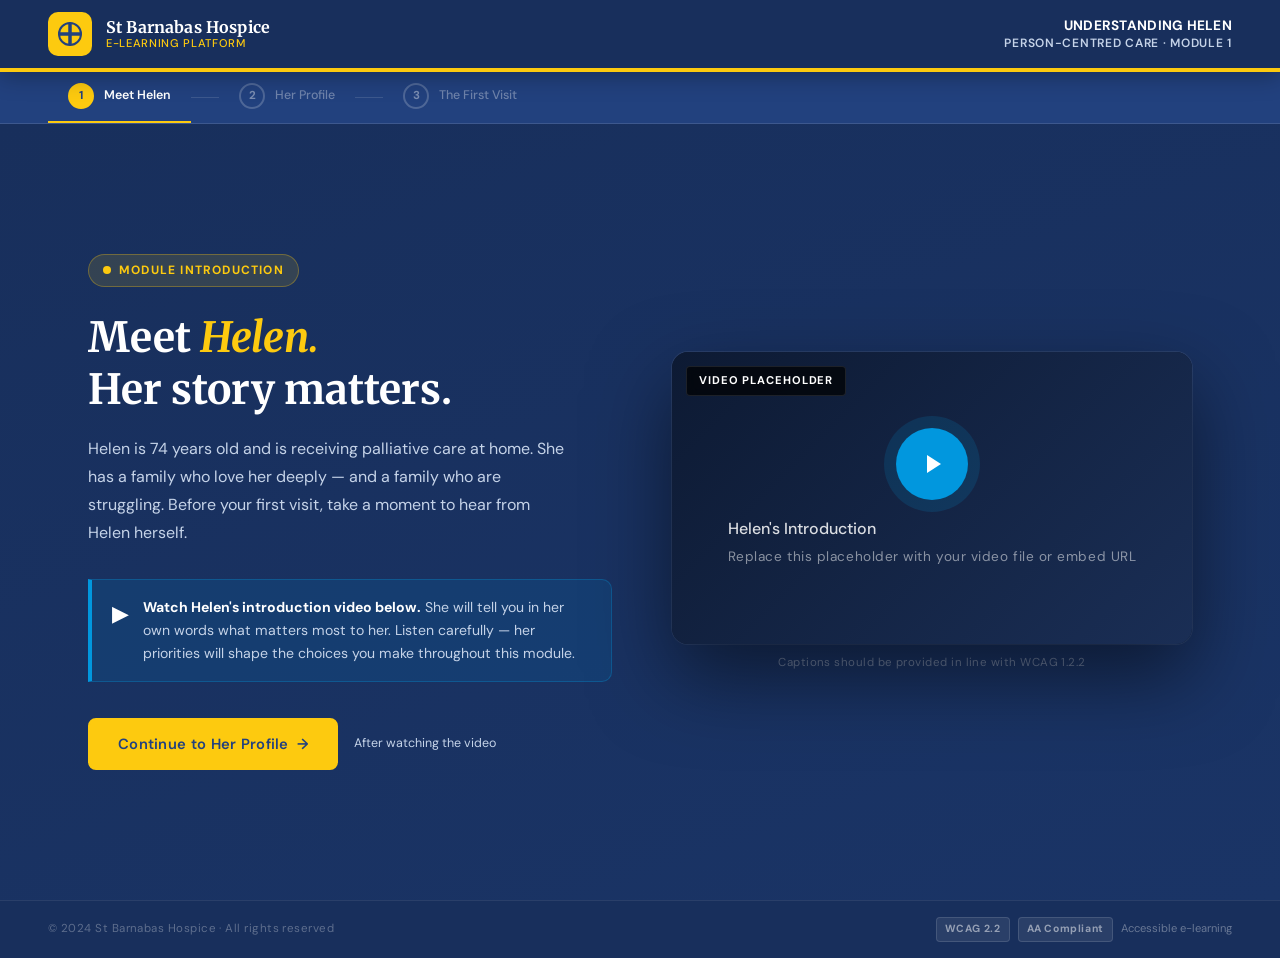
<file: st-barnabas-module.html>
<!DOCTYPE html>
<html lang="en">
<head>
<meta charset="UTF-8">
<meta name="viewport" content="width=device-width, initial-scale=1.0">
<title>Understanding Helen | St Barnabas Hospice</title>
<link href="https://fonts.googleapis.com/css2?family=Merriweather:ital,wght@0,400;0,700;1,400&family=DM+Sans:wght@300;400;500;600&display=swap" rel="stylesheet">
<style>

/* ══════════════════════════════════════
   DESIGN TOKENS & RESET
══════════════════════════════════════ */
:root {
  --navy:    #22417e;
  --blue:    #0197de;
  --yellow:  #fdca0f;
  --white:   #ffffff;
  --navy-dark:  #182f5c;
  --navy-light: #2d5299;
  --blue-dark:  #0178b0;
  --yellow-dark: #d4a800;
  --text-on-navy: #ffffff;
  --text-on-white: #1a1a2e;
  --text-muted:  #c5d3e8;
  --surface:     rgba(255,255,255,0.06);
  --surface-hover: rgba(255,255,255,0.1);
  --border:      rgba(255,255,255,0.12);

  /* WCAG compliant pairings verified:
     white on navy   = 7.2:1 ✅ AAA
     white on blue   = 3.5:1 ✅ AA (large)  — use for big text only
     navy on yellow  = 9.1:1 ✅ AAA
     navy on white   = 7.2:1 ✅ AAA         */
}

*, *::before, *::after { box-sizing: border-box; margin: 0; padding: 0; }

html { scroll-behavior: smooth; }

body {
  font-family: 'DM Sans', sans-serif;
  background: var(--navy-dark);
  color: var(--white);
  min-height: 100vh;
  overflow-x: hidden;
  font-size: 16px;
  line-height: 1.6;
}

/* ══════════════════════════════════════
   SKIP LINK (WCAG 2.4.1)
══════════════════════════════════════ */
.skip-link {
  position: absolute;
  top: -100px;
  left: 16px;
  background: var(--yellow);
  color: var(--navy);
  padding: 10px 18px;
  border-radius: 4px;
  font-weight: 700;
  font-size: 0.9rem;
  z-index: 9999;
  transition: top 0.2s;
  text-decoration: none;
}
.skip-link:focus { top: 16px; outline: 3px solid var(--navy); }

/* ══════════════════════════════════════
   HEADER / BRAND BAR
══════════════════════════════════════ */
header {
  background: var(--navy-dark);
  border-bottom: 4px solid var(--yellow);
  padding: 0 48px;
  display: flex;
  align-items: center;
  justify-content: space-between;
  height: 72px;
  position: sticky;
  top: 0;
  z-index: 200;
  box-shadow: 0 4px 24px rgba(0,0,0,0.3);
}

.brand {
  display: flex;
  align-items: center;
  gap: 14px;
}

.brand-logo {
  width: 44px;
  height: 44px;
  background: var(--yellow);
  border-radius: 10px;
  display: flex;
  align-items: center;
  justify-content: center;
  flex-shrink: 0;
}
.brand-logo svg { width: 26px; height: 26px; }

.brand-text { display: flex; flex-direction: column; line-height: 1.2; }
.brand-name {
  font-family: 'Merriweather', serif;
  font-size: 1rem;
  font-weight: 700;
  color: var(--white);
  letter-spacing: 0.01em;
}
.brand-tagline {
  font-size: 0.7rem;
  color: var(--yellow);
  font-weight: 500;
  letter-spacing: 0.06em;
  text-transform: uppercase;
}

.module-label {
  font-size: 0.75rem;
  font-weight: 600;
  color: var(--text-muted);
  letter-spacing: 0.06em;
  text-transform: uppercase;
  text-align: right;
  line-height: 1.4;
}
.module-label strong {
  display: block;
  color: var(--white);
  font-size: 0.85rem;
  letter-spacing: 0.02em;
}

/* ══════════════════════════════════════
   PROGRESS NAV
══════════════════════════════════════ */
.progress-nav {
  background: var(--navy);
  border-bottom: 1px solid var(--border);
  padding: 0 48px;
  display: flex;
  align-items: center;
  gap: 0;
  height: 52px;
  overflow-x: auto;
}

.nav-step {
  display: flex;
  align-items: center;
  gap: 10px;
  padding: 0 20px;
  height: 52px;
  cursor: default;
  border-bottom: 3px solid transparent;
  transition: border-color 0.3s;
  white-space: nowrap;
  flex-shrink: 0;
}
.nav-step.done    { border-color: var(--blue); }
.nav-step.current { border-color: var(--yellow); }

.nav-step-num {
  width: 26px; height: 26px;
  border-radius: 50%;
  display: flex; align-items: center; justify-content: center;
  font-size: 0.72rem;
  font-weight: 700;
  border: 2px solid rgba(255,255,255,0.2);
  color: rgba(255,255,255,0.4);
  transition: all 0.3s;
  flex-shrink: 0;
}
.nav-step.done .nav-step-num {
  background: var(--blue);
  border-color: var(--blue);
  color: var(--white);
}
.nav-step.current .nav-step-num {
  background: var(--yellow);
  border-color: var(--yellow);
  color: var(--navy);
}

.nav-step-label {
  font-size: 0.78rem;
  font-weight: 500;
  color: rgba(255,255,255,0.35);
  transition: color 0.3s;
}
.nav-step.done .nav-step-label    { color: var(--text-muted); }
.nav-step.current .nav-step-label { color: var(--white); font-weight: 600; }

.nav-divider {
  width: 28px;
  height: 1px;
  background: rgba(255,255,255,0.12);
  flex-shrink: 0;
}

/* ══════════════════════════════════════
   PAGES (shown/hidden)
══════════════════════════════════════ */
.page {
  display: none;
  min-height: calc(100vh - 124px);
  animation: pageIn 0.45s ease;
}
.page.active { display: block; }

@keyframes pageIn {
  from { opacity: 0; transform: translateY(16px); }
  to   { opacity: 1; transform: translateY(0); }
}

/* ══════════════════════════════════════
   PAGE 1 — VIDEO INTRODUCTION
══════════════════════════════════════ */
#page-1 {
  background: linear-gradient(160deg, var(--navy-dark) 0%, #1a3466 100%);
  display: none;
}
#page-1.active { display: flex; flex-direction: column; }

.intro-hero {
  flex: 1;
  display: grid;
  grid-template-columns: 1fr 520px;
  gap: 60px;
  max-width: 1200px;
  margin: 0 auto;
  width: 100%;
  padding: 56px 48px;
  align-items: center;
}

.intro-text {}
.intro-eyebrow {
  display: inline-flex;
  align-items: center;
  gap: 8px;
  background: rgba(253,202,15,0.12);
  border: 1px solid rgba(253,202,15,0.3);
  color: var(--yellow);
  padding: 6px 14px;
  border-radius: 20px;
  font-size: 0.75rem;
  font-weight: 700;
  letter-spacing: 0.1em;
  text-transform: uppercase;
  margin-bottom: 24px;
}
.intro-eyebrow::before {
  content: '';
  width: 8px; height: 8px;
  border-radius: 50%;
  background: var(--yellow);
  animation: blink 1.5s infinite;
}
@keyframes blink {
  0%, 100% { opacity: 1; }
  50% { opacity: 0.3; }
}

.intro-heading {
  font-family: 'Merriweather', serif;
  font-size: 2.6rem;
  line-height: 1.25;
  font-weight: 700;
  margin-bottom: 20px;
  color: var(--white);
}
.intro-heading em {
  font-style: italic;
  color: var(--yellow);
}

.intro-desc {
  font-size: 1rem;
  color: var(--text-muted);
  line-height: 1.75;
  margin-bottom: 32px;
  max-width: 480px;
}

.intro-instruction {
  display: flex;
  align-items: flex-start;
  gap: 14px;
  background: rgba(1,151,222,0.12);
  border: 1px solid rgba(1,151,222,0.3);
  border-left: 4px solid var(--blue);
  border-radius: 0 10px 10px 0;
  padding: 16px 20px;
  margin-bottom: 36px;
}
.intro-instruction-icon { font-size: 1.4rem; flex-shrink: 0; }
.intro-instruction p {
  font-size: 0.88rem;
  color: #c5d3e8;
  line-height: 1.65;
}
.intro-instruction strong { color: var(--white); }

/* VIDEO EMBED */
.video-container {
  position: relative;
  border-radius: 16px;
  overflow: hidden;
  box-shadow: 0 32px 80px rgba(0,0,0,0.5), 0 0 0 1px rgba(255,255,255,0.08);
  background: #0d1a33;
  aspect-ratio: 16/9;
}

.video-placeholder {
  width: 100%;
  height: 100%;
  display: flex;
  flex-direction: column;
  align-items: center;
  justify-content: center;
  gap: 16px;
  background: linear-gradient(135deg, #0d1a33, #1a2e55);
  cursor: pointer;
  transition: background 0.3s;
  min-height: 280px;
  position: relative;
}
.video-placeholder:hover { background: linear-gradient(135deg, #0f1f3d, #1e3563); }

.play-btn {
  width: 72px; height: 72px;
  border-radius: 50%;
  background: var(--blue);
  display: flex; align-items: center; justify-content: center;
  box-shadow: 0 0 0 12px rgba(1,151,222,0.15);
  transition: transform 0.2s, box-shadow 0.2s;
}
.video-placeholder:hover .play-btn {
  transform: scale(1.08);
  box-shadow: 0 0 0 18px rgba(1,151,222,0.15);
}
.play-btn svg { margin-left: 4px; }

.video-placeholder p {
  font-size: 0.85rem;
  color: rgba(255,255,255,0.5);
  letter-spacing: 0.04em;
}
.video-placeholder strong {
  display: block;
  font-size: 1rem;
  color: rgba(255,255,255,0.85);
  font-weight: 500;
  margin-bottom: 4px;
}

.video-label {
  position: absolute;
  top: 14px;
  left: 14px;
  background: rgba(0,0,0,0.7);
  backdrop-filter: blur(4px);
  color: var(--white);
  font-size: 0.7rem;
  font-weight: 700;
  letter-spacing: 0.08em;
  text-transform: uppercase;
  padding: 5px 12px;
  border-radius: 4px;
  border: 1px solid rgba(255,255,255,0.1);
}

/* Actual video embed (hidden until replaced) */
.video-container iframe, .video-container video {
  width: 100%;
  height: 100%;
  border: none;
  display: block;
}

.continue-row {
  display: flex;
  align-items: center;
  gap: 16px;
}

/* ══════════════════════════════════════
   PAGE 2 — CLIPBOARD PROFILE
══════════════════════════════════════ */
#page-2 {
  background: #f0f4f9;
  display: none;
}
#page-2.active { display: block; }

.clipboard-wrap {
  max-width: 900px;
  margin: 0 auto;
  padding: 48px 48px 64px;
}

.clipboard-title-area {
  text-align: center;
  margin-bottom: 36px;
}
.clipboard-eyebrow {
  display: inline-block;
  background: var(--navy);
  color: var(--yellow);
  font-size: 0.72rem;
  font-weight: 700;
  letter-spacing: 0.12em;
  text-transform: uppercase;
  padding: 6px 16px;
  border-radius: 20px;
  margin-bottom: 14px;
}
.clipboard-title-area h2 {
  font-family: 'Merriweather', serif;
  font-size: 1.8rem;
  color: var(--navy);
  margin-bottom: 8px;
}
.clipboard-title-area p {
  color: #5a6a82;
  font-size: 0.92rem;
}

/* The actual clipboard */
.clipboard {
  background: #fffef5;
  border-radius: 4px 4px 12px 12px;
  box-shadow:
    0 1px 0 #e8e4d0,
    0 2px 0 #ddd9c4,
    0 6px 32px rgba(0,0,0,0.18),
    0 1px 3px rgba(0,0,0,0.12);
  position: relative;
  overflow: visible;
}

/* Clipboard clip */
.clipboard::before {
  content: '';
  position: absolute;
  top: -18px;
  left: 50%;
  transform: translateX(-50%);
  width: 80px;
  height: 32px;
  background: #8a8a8a;
  border-radius: 6px 6px 0 0;
  z-index: 2;
  box-shadow: 0 -2px 6px rgba(0,0,0,0.2);
}
.clipboard::after {
  content: '';
  position: absolute;
  top: -10px;
  left: 50%;
  transform: translateX(-50%);
  width: 40px;
  height: 20px;
  background: #c8c8c8;
  border-radius: 10px;
  z-index: 3;
  border: 3px solid #8a8a8a;
}

.clipboard-header {
  background: var(--navy);
  padding: 24px 36px;
  display: flex;
  align-items: center;
  justify-content: space-between;
  border-bottom: 4px solid var(--yellow);
}
.clipboard-header-brand {
  display: flex;
  align-items: center;
  gap: 12px;
}
.header-logo-sm {
  width: 32px; height: 32px;
  background: var(--yellow);
  border-radius: 6px;
  display: flex; align-items: center; justify-content: center;
  font-size: 0.9rem;
  font-weight: 900;
  color: var(--navy);
}
.clipboard-header-brand span {
  font-family: 'Merriweather', serif;
  font-size: 0.85rem;
  color: var(--white);
  font-weight: 700;
}
.clipboard-ref {
  font-size: 0.7rem;
  color: rgba(255,255,255,0.5);
  letter-spacing: 0.06em;
  text-transform: uppercase;
  font-family: 'DM Sans', monospace;
}

.clipboard-body {
  padding: 36px;
}

/* Patient header row */
.patient-header {
  display: flex;
  gap: 28px;
  align-items: flex-start;
  margin-bottom: 32px;
  padding-bottom: 28px;
  border-bottom: 2px dashed #d4ceb8;
}

.patient-photo {
  width: 110px;
  height: 130px;
  border-radius: 6px;
  background: #d0d8e8;
  flex-shrink: 0;
  overflow: hidden;
  border: 3px solid #c8c2aa;
  box-shadow: 2px 2px 8px rgba(0,0,0,0.15);
  display: flex;
  align-items: center;
  justify-content: center;
  position: relative;
}
.patient-photo img {
  width: 100%;
  height: 100%;
  object-fit: cover;
  object-position: top;
}
.patient-photo-placeholder {
  text-align: center;
  color: #8a96a8;
}
.patient-photo-placeholder .icon { font-size: 2.5rem; display: block; margin-bottom: 6px; }
.patient-photo-placeholder span { font-size: 0.65rem; letter-spacing: 0.04em; text-transform: uppercase; }

.patient-meta { flex: 1; }
.patient-name {
  font-family: 'Merriweather', serif;
  font-size: 1.7rem;
  color: var(--navy);
  font-weight: 700;
  margin-bottom: 4px;
  line-height: 1.2;
}
.patient-dob {
  font-size: 0.82rem;
  color: #7a8a9e;
  margin-bottom: 14px;
  letter-spacing: 0.02em;
}
.patient-badges {
  display: flex;
  flex-wrap: wrap;
  gap: 8px;
}
.badge {
  padding: 4px 12px;
  border-radius: 4px;
  font-size: 0.72rem;
  font-weight: 700;
  letter-spacing: 0.06em;
  text-transform: uppercase;
  border: 1.5px solid;
}
.badge-navy  { background: rgba(34,65,126,0.08);  border-color: var(--navy);   color: var(--navy); }
.badge-blue  { background: rgba(1,151,222,0.08);   border-color: var(--blue);   color: #0178b0; }
.badge-warn  { background: rgba(200,80,0,0.08);    border-color: #c85000;       color: #c85000; }
.badge-green { background: rgba(0,130,80,0.08);    border-color: #008250;       color: #008250; }

/* Info grid */
.info-grid {
  display: grid;
  grid-template-columns: 1fr 1fr;
  gap: 0;
  margin-bottom: 24px;
}
.info-section {
  padding: 20px 20px 20px 0;
  border-bottom: 1px dashed #d4ceb8;
}
.info-section:nth-child(even) {
  padding-left: 24px;
  border-left: 1px dashed #d4ceb8;
}
.info-section:last-child, .info-section:nth-last-child(2):nth-child(odd) {
  border-bottom: none;
}

.info-section-title {
  font-size: 0.68rem;
  font-weight: 700;
  letter-spacing: 0.12em;
  text-transform: uppercase;
  color: var(--blue);
  margin-bottom: 10px;
  display: flex;
  align-items: center;
  gap: 6px;
}
.info-section-title::after {
  content: '';
  flex: 1;
  height: 1px;
  background: rgba(1,151,222,0.2);
}

.info-row {
  display: flex;
  justify-content: space-between;
  align-items: baseline;
  margin-bottom: 6px;
  gap: 12px;
}
.info-label {
  font-size: 0.78rem;
  color: #8a96a8;
  flex-shrink: 0;
}
.info-value {
  font-size: 0.84rem;
  color: var(--navy);
  font-weight: 500;
  text-align: right;
}
.info-value.alert { color: #c85000; font-weight: 700; }

.info-paragraph {
  font-size: 0.84rem;
  color: #3d4d62;
  line-height: 1.7;
}
.info-paragraph strong { color: var(--navy); }

/* Alert banner */
.clipboard-alert {
  background: rgba(200,80,0,0.07);
  border: 1.5px solid rgba(200,80,0,0.25);
  border-left: 4px solid #c85000;
  border-radius: 0 6px 6px 0;
  padding: 14px 18px;
  margin-bottom: 24px;
  display: flex;
  gap: 12px;
  align-items: flex-start;
}
.clipboard-alert .alert-icon { font-size: 1.2rem; flex-shrink: 0; }
.clipboard-alert p { font-size: 0.82rem; color: #5a3020; line-height: 1.6; }
.clipboard-alert strong { color: #8a2800; }

/* Clipboard footer */
.clipboard-footer {
  background: var(--navy);
  padding: 14px 36px;
  display: flex;
  align-items: center;
  justify-content: space-between;
  border-radius: 0 0 12px 12px;
}
.clipboard-footer p {
  font-size: 0.72rem;
  color: rgba(255,255,255,0.45);
  letter-spacing: 0.04em;
}
.clipboard-footer strong { color: rgba(255,255,255,0.7); }

/* ══════════════════════════════════════
   PAGE 3 — BRANCHING SCENARIO
══════════════════════════════════════ */
#page-3 {
  background: linear-gradient(160deg, var(--navy-dark) 0%, #1a3466 100%);
  display: none;
}
#page-3.active { display: flex; flex-direction: column; }

.scenario-wrap {
  max-width: 1200px;
  margin: 0 auto;
  width: 100%;
  padding: 48px 48px;
  display: grid;
  grid-template-columns: 1fr 400px;
  gap: 40px;
  align-items: start;
}

.scenario-left {}

.scenario-video {
  position: relative;
  border-radius: 14px;
  overflow: hidden;
  aspect-ratio: 16/9;
  background: #0d1a33;
  box-shadow: 0 24px 60px rgba(0,0,0,0.5), 0 0 0 1px rgba(255,255,255,0.06);
  margin-bottom: 20px;
}

.scenario-context {
  background: var(--surface);
  border: 1px solid var(--border);
  border-left: 4px solid var(--yellow);
  border-radius: 0 10px 10px 0;
  padding: 18px 22px;
}
.scenario-context-label {
  font-size: 0.68rem;
  font-weight: 700;
  letter-spacing: 0.12em;
  text-transform: uppercase;
  color: var(--yellow);
  margin-bottom: 8px;
}
.scenario-context p {
  font-size: 0.9rem;
  color: #c5d3e8;
  line-height: 1.7;
}
.scenario-context p em {
  color: var(--yellow);
  font-style: italic;
}

/* Choices panel */
.choices-panel { display: flex; flex-direction: column; gap: 12px; }

.choices-panel h3 {
  font-family: 'Merriweather', serif;
  font-size: 1.1rem;
  color: var(--white);
  margin-bottom: 4px;
}
.choices-panel .choices-hint {
  font-size: 0.8rem;
  color: var(--text-muted);
  margin-bottom: 10px;
  line-height: 1.5;
}

.choice-card {
  background: var(--surface);
  border: 2px solid var(--border);
  border-radius: 10px;
  padding: 18px 20px;
  display: flex;
  align-items: flex-start;
  gap: 14px;
  cursor: pointer;
  transition: border-color 0.2s, background 0.2s, transform 0.15s;
  text-align: left;
  color: var(--white);
  font-family: 'DM Sans', sans-serif;
  width: 100%;
}
.choice-card:hover {
  border-color: rgba(253,202,15,0.45);
  background: rgba(253,202,15,0.06);
  transform: translateX(4px);
}
.choice-card:focus-visible {
  outline: 3px solid var(--yellow);
  outline-offset: 2px;
}

.choice-marker {
  width: 32px; height: 32px;
  border-radius: 50%;
  border: 2px solid rgba(255,255,255,0.2);
  display: flex; align-items: center; justify-content: center;
  font-size: 0.8rem;
  font-weight: 700;
  flex-shrink: 0;
  transition: all 0.2s;
  color: rgba(255,255,255,0.5);
}
.choice-card:hover .choice-marker {
  border-color: var(--yellow);
  background: rgba(253,202,15,0.15);
  color: var(--yellow);
}

.choice-card-text { font-size: 0.9rem; line-height: 1.65; padding-top: 4px; }

/* Answered states */
.choice-card.best    { border-color: #059669; background: rgba(5,150,105,0.1); }
.choice-card.neutral { border-color: #d97706; background: rgba(217,119,6,0.1); }
.choice-card.poor    { border-color: #dc2626; background: rgba(220,38,38,0.1); }
.choice-card.best    .choice-marker { border-color: #059669; background: rgba(5,150,105,0.2); color: #6ee7b7; }
.choice-card.neutral .choice-marker { border-color: #d97706; background: rgba(217,119,6,0.2); color: #fde68a; }
.choice-card.poor    .choice-marker { border-color: #dc2626; background: rgba(220,38,38,0.2); color: #fca5a5; }
.choice-card:disabled, .choice-card[aria-disabled="true"] { cursor: default; transform: none; }

/* Feedback */
.scenario-feedback {
  display: none;
  border-radius: 10px;
  padding: 18px 20px;
  font-size: 0.88rem;
  line-height: 1.7;
  animation: feedIn 0.3s ease;
}
.scenario-feedback.show { display: block; }
.scenario-feedback.best    { background: rgba(5,150,105,0.1);  border: 1px solid rgba(5,150,105,0.3);  border-left: 4px solid #059669; }
.scenario-feedback.neutral { background: rgba(217,119,6,0.1);  border: 1px solid rgba(217,119,6,0.3);  border-left: 4px solid #d97706; }
.scenario-feedback.poor    { background: rgba(220,38,38,0.1);  border: 1px solid rgba(220,38,38,0.3);  border-left: 4px solid #dc2626; }

.feedback-badge {
  display: inline-block;
  font-size: 0.68rem;
  font-weight: 700;
  letter-spacing: 0.1em;
  text-transform: uppercase;
  margin-bottom: 8px;
}
.best    .feedback-badge { color: #6ee7b7; }
.neutral .feedback-badge { color: #fde68a; }
.poor    .feedback-badge { color: #fca5a5; }
.scenario-feedback p { color: #c5d3e8; }

@keyframes feedIn {
  from { opacity: 0; transform: translateY(6px); }
  to   { opacity: 1; transform: translateY(0); }
}

/* ══════════════════════════════════════
   SHARED BUTTONS
══════════════════════════════════════ */
.btn {
  display: inline-flex;
  align-items: center;
  gap: 8px;
  padding: 14px 28px;
  border-radius: 8px;
  font-family: 'DM Sans', sans-serif;
  font-size: 0.92rem;
  font-weight: 600;
  cursor: pointer;
  border: 2px solid transparent;
  transition: transform 0.15s, opacity 0.15s, box-shadow 0.15s;
  text-decoration: none;
  letter-spacing: 0.02em;
}
.btn:focus-visible { outline: 3px solid var(--yellow); outline-offset: 3px; }
.btn:hover { transform: translateY(-2px); box-shadow: 0 8px 20px rgba(0,0,0,0.2); }
.btn:active { transform: translateY(0); }

.btn-primary {
  background: var(--yellow);
  color: var(--navy);
  border-color: var(--yellow);
}
.btn-primary:hover { background: #ffd740; }

.btn-secondary {
  background: transparent;
  color: var(--white);
  border-color: rgba(255,255,255,0.25);
}
.btn-secondary:hover { border-color: rgba(255,255,255,0.5); background: rgba(255,255,255,0.05); }

.btn-navy {
  background: var(--navy);
  color: var(--white);
  border-color: var(--navy);
}

.btn[hidden], .btn-next[hidden] { display: none !important; }

.btn-next {
  display: inline-flex;
  align-items: center;
  gap: 8px;
  padding: 14px 28px;
  border-radius: 8px;
  font-family: 'DM Sans', sans-serif;
  font-size: 0.92rem;
  font-weight: 600;
  cursor: pointer;
  border: 2px solid transparent;
  background: var(--yellow);
  color: var(--navy);
  border-color: var(--yellow);
  transition: transform 0.15s, opacity 0.15s;
  margin-top: 8px;
}
.btn-next:focus-visible { outline: 3px solid var(--white); outline-offset: 3px; }
.btn-next:hover { transform: translateY(-2px); background: #ffd740; }

/* ══════════════════════════════════════
   FOOTER
══════════════════════════════════════ */
footer {
  background: var(--navy-dark);
  border-top: 1px solid rgba(255,255,255,0.08);
  padding: 16px 48px;
  display: flex;
  align-items: center;
  justify-content: space-between;
}
.footer-copy {
  font-size: 0.72rem;
  color: rgba(255,255,255,0.3);
  letter-spacing: 0.04em;
}
.footer-wcag {
  display: flex;
  align-items: center;
  gap: 8px;
  font-size: 0.7rem;
  color: rgba(255,255,255,0.35);
}
.wcag-badge {
  background: rgba(255,255,255,0.08);
  border: 1px solid rgba(255,255,255,0.12);
  border-radius: 4px;
  padding: 3px 8px;
  font-size: 0.65rem;
  font-weight: 700;
  letter-spacing: 0.06em;
  color: rgba(255,255,255,0.5);
}

/* ══════════════════════════════════════
   RESPONSIVE
══════════════════════════════════════ */
@media (max-width: 900px) {
  header, footer { padding: 14px 20px; }
  .progress-nav { padding: 0 20px; }
  .intro-hero, .scenario-wrap { grid-template-columns: 1fr; padding: 28px 20px; gap: 28px; }
  .info-grid { grid-template-columns: 1fr; }
  .info-section:nth-child(even) { padding-left: 0; border-left: none; }
  .clipboard-wrap { padding: 28px 20px; }
  .intro-heading { font-size: 1.9rem; }
}

</style>
</head>
<body>

<a href="#main-content" class="skip-link">Skip to main content</a>

<!-- ══ HEADER ══ -->
<header role="banner">
  <div class="brand">
    <div class="brand-logo" aria-hidden="true">
      <svg viewBox="0 0 26 26" fill="none" xmlns="http://www.w3.org/2000/svg">
        <path d="M13 3 L13 23 M3 13 L23 13" stroke="#22417e" stroke-width="3.5" stroke-linecap="round"/>
        <circle cx="13" cy="13" r="11" stroke="#22417e" stroke-width="2"/>
      </svg>
    </div>
    <div class="brand-text">
      <span class="brand-name">St Barnabas Hospice</span>
      <span class="brand-tagline">E-Learning Platform</span>
    </div>
  </div>
  <div class="module-label">
    <strong>Understanding Helen</strong>
    Person-Centred Care · Module 1
  </div>
</header>

<!-- ══ PROGRESS NAV ══ -->
<nav aria-label="Module progress" class="progress-nav">
  <div class="nav-step current" id="nav-1" aria-current="step">
    <div class="nav-step-num" aria-hidden="true">1</div>
    <span class="nav-step-label">Meet Helen</span>
  </div>
  <div class="nav-divider" aria-hidden="true"></div>
  <div class="nav-step" id="nav-2">
    <div class="nav-step-num" aria-hidden="true">2</div>
    <span class="nav-step-label">Her Profile</span>
  </div>
  <div class="nav-divider" aria-hidden="true"></div>
  <div class="nav-step" id="nav-3">
    <div class="nav-step-num" aria-hidden="true">3</div>
    <span class="nav-step-label">The First Visit</span>
  </div>
</nav>

<main id="main-content">

  <!-- ════════════════════════════════
       PAGE 1: VIDEO INTRODUCTION
  ════════════════════════════════ -->
  <section class="page active" id="page-1" aria-label="Introduction — Meet Helen">
    <div class="intro-hero">
      <div class="intro-text">
        <div class="intro-eyebrow" role="note">Module Introduction</div>
        <h1 class="intro-heading">Meet <em>Helen.</em><br>Her story matters.</h1>
        <p class="intro-desc">
          Helen is 74 years old and is receiving palliative care at home. She has a family who love her deeply — and a family who are struggling. Before your first visit, take a moment to hear from Helen herself.
        </p>
        <div class="intro-instruction" role="note">
          <div class="intro-instruction-icon" aria-hidden="true">▶</div>
          <p><strong>Watch Helen's introduction video below.</strong> She will tell you in her own words what matters most to her. Listen carefully — her priorities will shape the choices you make throughout this module.</p>
        </div>
        <div class="continue-row">
          <button class="btn btn-primary" onclick="goToPage(2)" id="btn-to-profile" aria-label="Continue to Helen's Profile">
            Continue to Her Profile
            <span aria-hidden="true">→</span>
          </button>
          <span style="font-size:0.78rem; color:var(--text-muted);">After watching the video</span>
        </div>
      </div>

      <!-- VIDEO -->
      <div>
        <div class="video-container" role="region" aria-label="Helen's introduction video">
          <!--
            ┌─────────────────────────────────────────┐
            │  REPLACE THIS BLOCK with your video      │
            │                                          │
            │  Option A — Uploaded file:               │
            │  <video controls width="100%">           │
            │    <source src="helen-intro.mp4"         │
            │            type="video/mp4">             │
            │    <track kind="captions"                │
            │           src="helen-intro.vtt"          │
            │           srclang="en" label="English"   │
            │           default>                       │
            │  </video>                                │
            │                                          │
            │  Option B — YouTube/Vimeo embed:         │
            │  <iframe                                 │
            │    src="https://www.youtube.com/embed/ID │
            │         ?rel=0&cc_load_policy=1"         │
            │    title="Helen's introduction"          │
            │    allow="autoplay; fullscreen"          │
            │    allowfullscreen>                      │
            │  </iframe>                               │
            └─────────────────────────────────────────┘
          -->
          <div class="video-placeholder" role="img" aria-label="Video placeholder — replace with Helen's introduction video">
            <div class="video-label" aria-hidden="true">VIDEO PLACEHOLDER</div>
            <div class="play-btn" aria-hidden="true">
              <svg width="24" height="24" viewBox="0 0 24 24" fill="white">
                <polygon points="5,3 19,12 5,21"/>
              </svg>
            </div>
            <div>
              <strong>Helen's Introduction</strong>
              <p>Replace this placeholder with your video file or embed URL</p>
            </div>
          </div>
        </div>
        <p style="font-size:0.72rem; color:rgba(255,255,255,0.35); margin-top:10px; text-align:center; letter-spacing:0.04em;">
          Captions should be provided in line with WCAG 1.2.2
        </p>
      </div>
    </div>
  </section>

  <!-- ════════════════════════════════
       PAGE 2: CLIPBOARD PROFILE
  ════════════════════════════════ -->
  <section class="page" id="page-2" aria-label="Helen's clinical profile">
    <div class="clipboard-wrap">
      <div class="clipboard-title-area">
        <div class="clipboard-eyebrow">Before Your Visit</div>
        <h2>Helen's Clinical Profile</h2>
        <p>Review the information below before making your first home visit.</p>
      </div>

      <div class="clipboard" role="document" aria-label="Patient information clipboard">

        <div class="clipboard-header">
          <div class="clipboard-header-brand">
            <div class="header-logo-sm" aria-hidden="true">SB</div>
            <span>St Barnabas Hospice — Patient Record</span>
          </div>
          <div class="clipboard-ref" aria-label="Reference number">REF: SBH-2024-0047</div>
        </div>

        <div class="clipboard-body">

          <!-- Patient identity -->
          <div class="patient-header">
            <div class="patient-photo" aria-label="Patient photograph placeholder">
              <div class="patient-photo-placeholder">
                <span class="icon" aria-hidden="true">👩</span>
                <span>Photo</span>
              </div>
            </div>
            <div class="patient-meta">
              <div class="patient-name">Helen Marsh</div>
              <div class="patient-dob">Date of Birth: 14 March 1950 &nbsp;·&nbsp; Age: 74 &nbsp;·&nbsp; Female</div>
              <div class="patient-badges" role="list" aria-label="Patient status indicators">
                <span class="badge badge-warn" role="listitem">Palliative Care</span>
                <span class="badge badge-navy" role="listitem">DNR in Place</span>
                <span class="badge badge-blue" role="listitem">Hospice at Home</span>
                <span class="badge badge-green" role="listitem">Faith: Christian</span>
              </div>
            </div>
          </div>

          <!-- Alert -->
          <div class="clipboard-alert" role="alert" aria-live="polite">
            <div class="alert-icon" aria-hidden="true">⚠️</div>
            <p><strong>Clinical Alert:</strong> Helen has Stage 4 ovarian cancer with recent pulmonary metastases. She experiences episodes of breathlessness requiring oxygen therapy. Her prognosis is weeks to months. Family members are aware but her daughter Sophie (16) has not been formally told.</p>
          </div>

          <!-- Info grid -->
          <div class="info-grid">

            <div class="info-section">
              <div class="info-section-title">Clinical Summary</div>
              <div class="info-row">
                <span class="info-label">Primary diagnosis</span>
                <span class="info-value">Ovarian cancer (Stage 4)</span>
              </div>
              <div class="info-row">
                <span class="info-label">Secondary</span>
                <span class="info-value">Pulmonary metastases</span>
              </div>
              <div class="info-row">
                <span class="info-label">Oxygen therapy</span>
                <span class="info-value alert">2L/min — in place</span>
              </div>
              <div class="info-row">
                <span class="info-label">Medication review</span>
                <span class="info-value">Due this visit</span>
              </div>
            </div>

            <div class="info-section">
              <div class="info-section-title">Household</div>
              <div class="info-row">
                <span class="info-label">Primary carer</span>
                <span class="info-value">Simon Marsh (son, 41)</span>
              </div>
              <div class="info-row">
                <span class="info-label">Also at home</span>
                <span class="info-value">Sophie Marsh (16)</span>
              </div>
              <div class="info-row">
                <span class="info-label">Simon's work</span>
                <span class="info-value alert">Works night shifts</span>
              </div>
              <div class="info-row">
                <span class="info-label">Financial concerns</span>
                <span class="info-value alert">Noted — heating bills</span>
              </div>
            </div>

            <div class="info-section">
              <div class="info-section-title">What Matters to Helen</div>
              <p class="info-paragraph">
                Helen has clearly expressed that her <strong>faith is central</strong> to her coping — she prays regularly and finds it her main source of peace. She does not want to be seen as a burden. She values her <strong>dignity and privacy</strong> and has asked that any clinical discussions be carried out sensitively in her presence only.
              </p>
            </div>

            <div class="info-section">
              <div class="info-section-title">Family Context</div>
              <p class="info-paragraph">
                Simon is showing signs of <strong>carer strain</strong> — working overtime to cover bills while managing Helen's care. Sophie is <strong>exhibiting withdrawal behaviours</strong> and has not spoken about her grandmother's illness or her mother's previous death. Consider referral to youth bereavement services.
              </p>
            </div>

          </div><!-- /info-grid -->

        </div><!-- /clipboard-body -->

        <div class="clipboard-footer">
          <p>Printed: <strong>Confidential — Clinical Use Only</strong></p>
          <p>St Barnabas Hospice &nbsp;·&nbsp; <strong>Not for distribution</strong></p>
        </div>

      </div><!-- /clipboard -->

      <div style="display:flex; justify-content:space-between; align-items:center; margin-top:36px; flex-wrap:wrap; gap:16px;">
        <button class="btn btn-secondary" onclick="goToPage(1)" aria-label="Back to introduction">
          <span aria-hidden="true">←</span> Back
        </button>
        <button class="btn btn-primary" onclick="goToPage(3)" aria-label="Begin the first visit scenario">
          Begin the First Visit
          <span aria-hidden="true">→</span>
        </button>
      </div>

    </div>
  </section>

  <!-- ════════════════════════════════
       PAGE 3: BRANCHING SCENARIO
  ════════════════════════════════ -->
  <section class="page" id="page-3" aria-label="Branching scenario — the first visit">
    <div class="scenario-wrap">

      <!-- Left: video + context -->
      <div class="scenario-left">
        <div class="scenario-video" role="region" aria-label="Scene video placeholder">
          <!--
            Replace with your scene video:
            <video controls width="100%">
              <source src="scene-1.mp4" type="video/mp4">
              <track kind="captions" src="scene-1.vtt" srclang="en" default>
            </video>
          -->
          <div class="video-placeholder" role="img" aria-label="Scene 1 video placeholder">
            <div class="video-label" aria-hidden="true">SCENE 1 VIDEO PLACEHOLDER</div>
            <div class="play-btn" aria-hidden="true">
              <svg width="24" height="24" viewBox="0 0 24 24" fill="white">
                <polygon points="5,3 19,12 5,21"/>
              </svg>
            </div>
            <div>
              <strong>Scene 1 — Arriving at the Home</strong>
              <p>Replace with your filmed scenario clip</p>
            </div>
          </div>
        </div>

        <div class="scenario-context">
          <div class="scenario-context-label" aria-hidden="true">📍 Setting the Scene</div>
          <p>
            You arrive at the family home for a routine visit. Simon is in the kitchen surrounded by unopened bills. Helen is in her armchair, breathing heavily. Sophie's bedroom door is shut.<br><br>
            Simon looks up, exhausted. <em>"Sorry about the mess. I've just come in from a shift and haven't checked on everyone yet."</em>
          </p>
        </div>
      </div>

      <!-- Right: choices -->
      <div class="choices-panel" role="region" aria-label="Response options">
        <h2 class="choices-panel h3" style="font-family:'Merriweather',serif; font-size:1.1rem; margin-bottom:4px;">How do you respond?</h2>
        <p class="choices-hint">Select the response you feel is most appropriate. You'll receive immediate feedback on your choice.</p>

        <button class="choice-card"
          onclick="makeChoice(this, 'best', '✅ Best Response', 'By acknowledging Simon\'s exhaustion first, you build trust and open the door to a deeper conversation — making it far more likely that Simon will disclose the real pressures the family are under. This is person-centred care in action.')"
          aria-label="Option A: Acknowledge Simon's exhaustion">
          <div class="choice-marker" aria-hidden="true">A</div>
          <div class="choice-card-text">"Simon, you look exhausted. Let's sit for a moment and talk about how you are managing."</div>
        </button>

        <button class="choice-card"
          onclick="makeChoice(this, 'neutral', '⚠️ Acceptable — but incomplete', 'Attending to Helen\'s immediate health need is reasonable, but it misses the opportunity to acknowledge Simon\'s visible distress. A holistic approach means attending to the whole family — not just the clinical task.')"
          aria-label="Option B: Check Helen's oxygen levels first">
          <div class="choice-marker" aria-hidden="true">B</div>
          <div class="choice-card-text">"Helen, your breathing looks heavy. Let's check your oxygen levels first."</div>
        </button>

        <button class="choice-card"
          onclick="makeChoice(this, 'poor', '❌ Missed Opportunity', 'Rushing through the visit sends a clear message that their lives are simply a task to complete. This damages trust and makes it far less likely that the family will open up about the real pressures they are facing — including Simon\'s financial crisis and Sophie\'s withdrawal.')"
          aria-label="Option C: Get through the vitals quickly">
          <div class="choice-marker" aria-hidden="true">C</div>
          <div class="choice-card-text">"I have a lot of patients today, so let's just get through the vitals quickly."</div>
        </button>

        <div class="scenario-feedback" id="scenario-feedback" role="alert" aria-live="polite"></div>

        <button class="btn-next" id="btn-scene-next" hidden onclick="alert('This would advance to Scene 2. Connect additional scenes here.')" aria-label="Continue to the next scene">
          Continue to Scene 2 →
        </button>

        <div style="margin-top:16px;">
          <button class="btn btn-secondary" onclick="goToPage(2)" aria-label="Back to Helen's profile" style="font-size:0.82rem; padding:10px 18px;">
            <span aria-hidden="true">←</span> Back to Profile
          </button>
        </div>

      </div>

    </div>
  </section>

</main>

<!-- ══ FOOTER ══ -->
<footer role="contentinfo">
  <div class="footer-copy">© 2024 St Barnabas Hospice · All rights reserved</div>
  <div class="footer-wcag">
    <span class="wcag-badge">WCAG 2.2</span>
    <span class="wcag-badge">AA Compliant</span>
    <span>Accessible e-learning</span>
  </div>
</footer>

<script>
  // ── Navigation ──
  function goToPage(num) {
    document.querySelectorAll('.page').forEach(p => p.classList.remove('active'));
    document.getElementById(`page-${num}`).classList.add('active');

    // Update nav steps
    for (let i = 1; i <= 3; i++) {
      const step = document.getElementById(`nav-${i}`);
      step.classList.remove('current','done');
      step.removeAttribute('aria-current');
      if (i < num)      { step.classList.add('done'); }
      else if (i === num){ step.classList.add('current'); step.setAttribute('aria-current','step'); }
    }

    window.scrollTo({ top: 0, behavior: 'smooth' });
    // Move focus to main heading for screen readers
    const heading = document.getElementById(`page-${num}`).querySelector('h1, h2');
    if (heading) { heading.setAttribute('tabindex', '-1'); heading.focus(); }
  }

  // ── Branching choice ──
  function makeChoice(btn, quality, label, message) {
    // Disable and style all choices
    const cards = btn.closest('.choices-panel').querySelectorAll('.choice-card');
    cards.forEach(c => {
      c.setAttribute('aria-disabled', 'true');
      c.onclick = null;
      c.style.cursor = 'default';
    });

    // Highlight chosen
    btn.classList.add(quality);

    // Show feedback
    const fb = document.getElementById('scenario-feedback');
    const colourClass = quality;
    fb.className = `scenario-feedback show ${colourClass}`;
    fb.innerHTML = `<div class="feedback-badge">${label}</div><p>${message}</p>`;

    // Show next button
    document.getElementById('btn-scene-next').hidden = false;
  }
</script>

</body>
</html>
</file>
